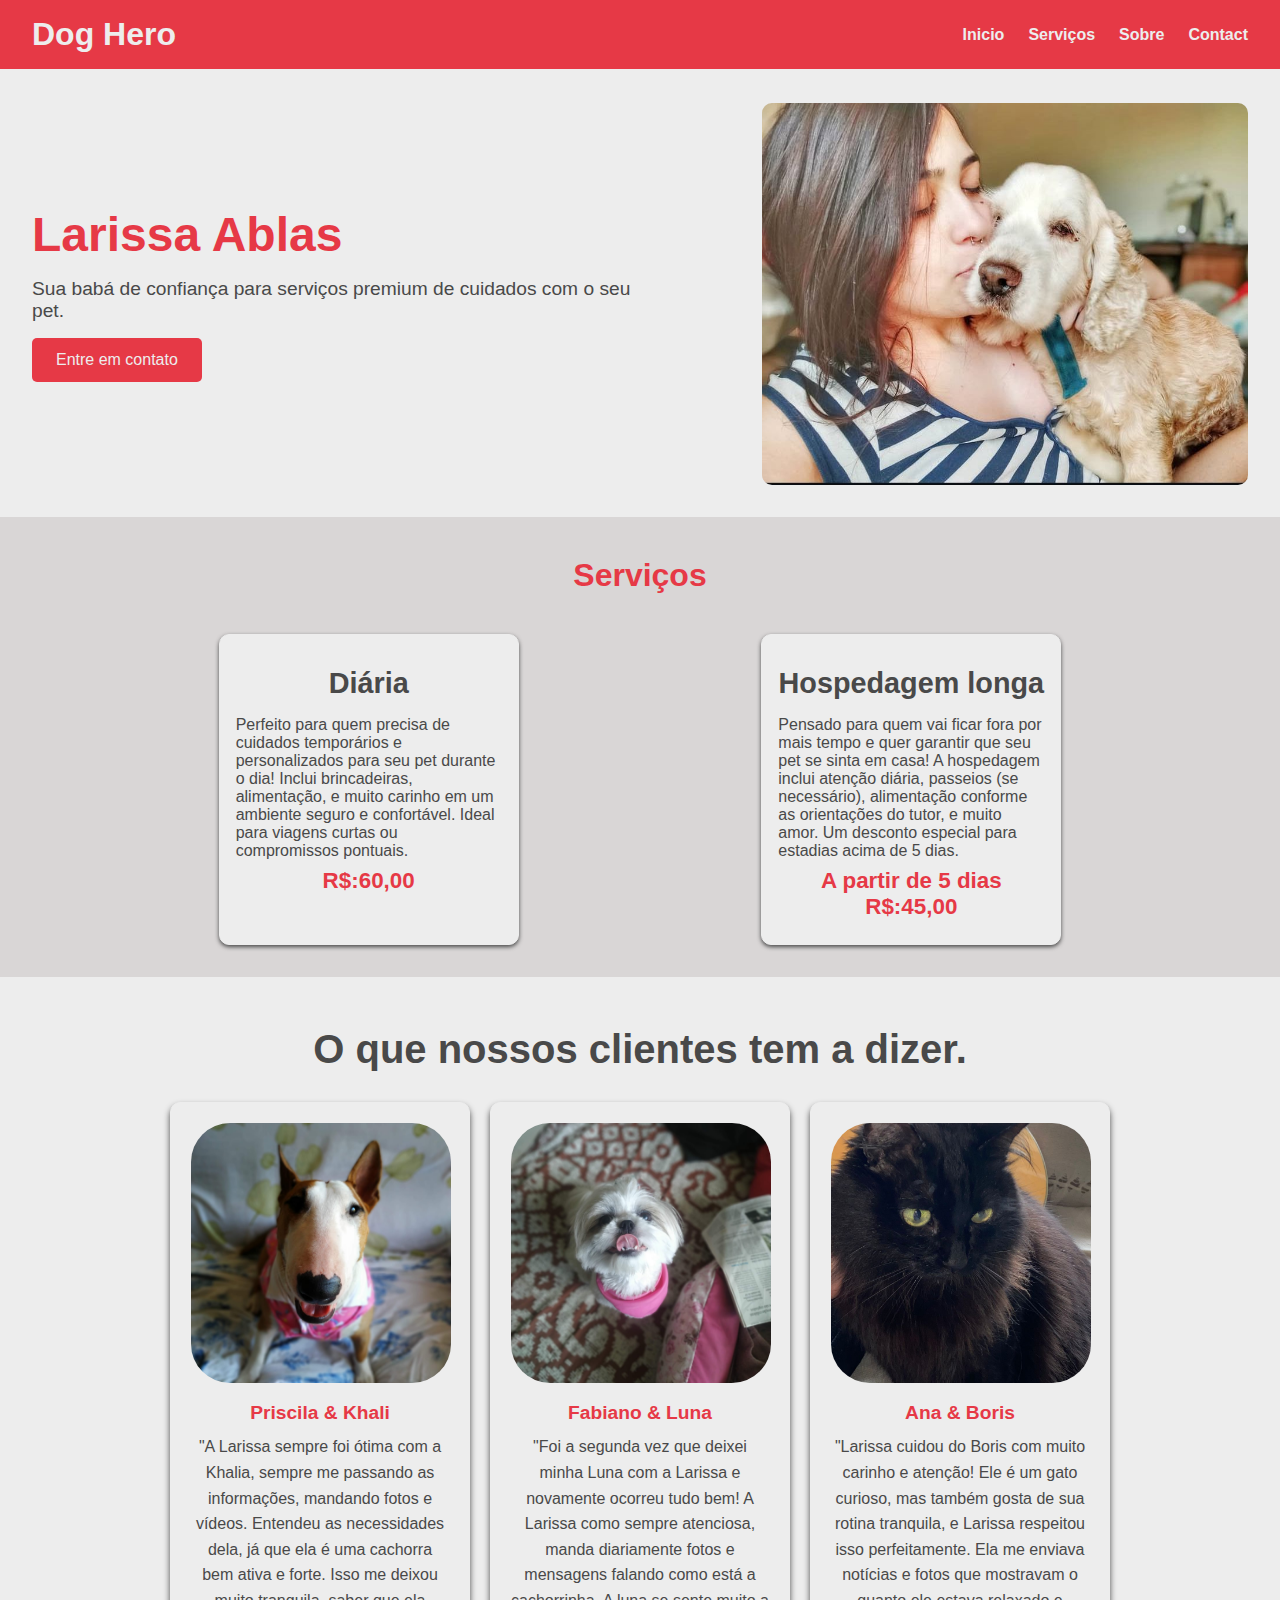
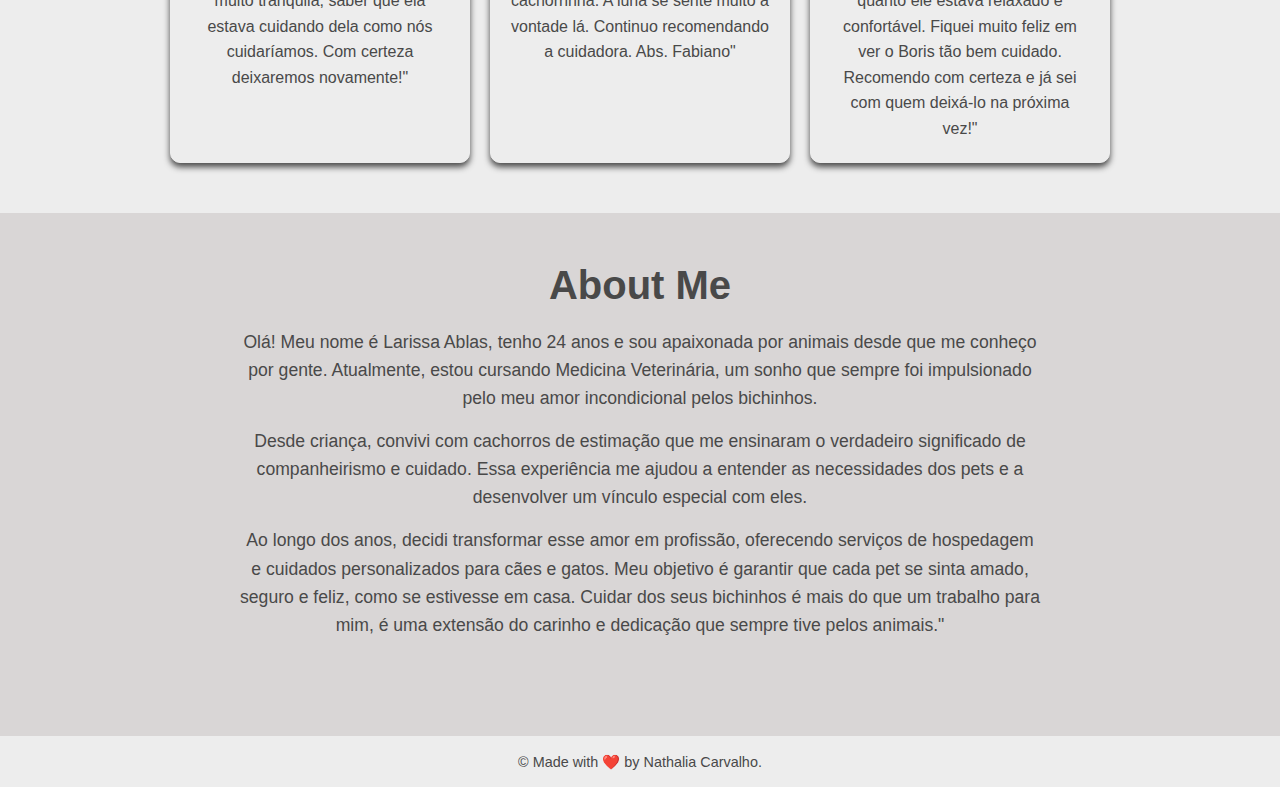
<file: Index.html>
<!DOCTYPE html>
<html lang="en">
<head>
    <meta charset="UTF-8">
    <meta name="viewport" content="width=device-width, initial-scale=1.0">

    <title>Dog Hero - Larissa Ablas</title>
      <!-- Vinculando o CSS -->
      <link rel="stylesheet" href="css/index.css">
  
</head>
<body>
    <header>
        <div class="logo">Dog Hero</div>
        <nav>
            <ul>
                <li><a href="#home">Inicio</a></li>
                <li><a href="#services">Serviços</a></li>
                <li><a href="#about">Sobre</a></li>
                <li><a href="#contact">Contact</a></li>
            </ul>
        </nav>
    </header>

    <section class="main-banner">
        <div class="info">
            <h1>Larissa Ablas</h1>
            <p>Sua babá de confiança para serviços premium de cuidados com o seu pet.</p>
            <a href="https://wa.me/5511989319709?text=Olá%20Larissa!%20Gostaria%20de%20agendar%20uma%20hospedagem." 
                class="btn" 
              target="_blank" 
                rel="noopener noreferrer">
              Entre em contato
            </a>

        </div>
        <img src="img/Larissa+dog.jpg"alt="Larissa with dogs">
    </section>

    <section class="services" id="services">
        <h2 style="font-size: 2rem;">Serviços</h2>
        <div class="cards">
            <div class="card">
                <h3>Diária</h3>
                <p>Perfeito para quem precisa de cuidados temporários e personalizados para seu pet durante o dia! Inclui brincadeiras, alimentação, e muito carinho em um ambiente seguro e confortável. Ideal para viagens curtas ou compromissos pontuais.</p>
                <h2>R$:60,00</h2>
            </div>
          <div class="card">
                <h3>Hospedagem longa</h3>
                <p>Pensado para quem vai ficar fora por mais tempo e quer garantir que seu pet se sinta em casa! A hospedagem inclui atenção diária, passeios (se necessário), alimentação conforme as orientações do tutor, e muito amor. Um desconto especial para estadias acima de 5 dias.</p>
                <h2>A partir de 5 dias R$:45,00</h2>
            </div>
            <!--<div class="card">
                <img src="service3.jpg" alt="Training">
                <h3>Training</h3>
                <p>Expert training to ensure your pets are well-behaved and happy.</p>
            </div> --> 
        </div>
    </section>

    <section id="testimonials">
        <div class="testimonials-container">
          <h2>O que nossos clientes tem a dizer.    </h2>
          <div class="testimonials-grid">
            <!-- Card 1 -->
            <div class="testimonial-card">
              <img src="img/kali.jpg" alt="Client 1" class="client-photo">
              <h3 class="client-name">Priscila & Khali</h3>
              <p class="testimonial-text">
                "A Larissa sempre foi ótima com a Khalia, sempre me passando as informações, mandando fotos e vídeos. Entendeu as necessidades dela, já que ela é uma cachorra bem ativa e forte. Isso me deixou muito tranquila, saber que ela estava cuidando dela como nós cuidaríamos. Com certeza deixaremos novamente!"
              </p>
            </div>
      
            <!-- Card 2 -->
            <div class="testimonial-card">
              <img src="img/Luna.jpg" alt="Client 2" class="client-photo">
              <h3 class="client-name">Fabiano & Luna</h3>
              <p class="testimonial-text">
                "Foi a segunda vez que deixei minha Luna com a Larissa e novamente ocorreu tudo bem! A Larissa como sempre atenciosa, manda diariamente fotos e mensagens falando como está a cachorrinha. A luna se sente muito a vontade lá. Continuo recomendando a cuidadora. Abs. Fabiano"
              </p>
            </div>
      
            <!-- Card 3 -->
            <div class="testimonial-card">
              <img src="img/boris.jpg" alt="Client 3" class="client-photo">
              <h3 class="client-name">Ana & Boris</h3>
              <p class="testimonial-text">
                "Larissa cuidou do Boris com muito carinho e atenção! Ele é um gato curioso, mas também gosta de sua rotina tranquila, e Larissa respeitou isso perfeitamente. Ela me enviava notícias e fotos que mostravam o quanto ele estava relaxado e confortável. Fiquei muito feliz em ver o Boris tão bem cuidado. Recomendo com certeza e já sei com quem deixá-lo na próxima vez!"
              </p>
            </div>
          </div>
        </div>
      </section>
      <section id="about">
        <div class="about-container">
          <h2>About Me</h2>
          <p>Olá! Meu nome é Larissa Ablas, tenho 24 anos e sou apaixonada por animais desde que me conheço por gente. Atualmente, estou cursando Medicina Veterinária, um sonho que sempre foi impulsionado pelo meu amor incondicional pelos bichinhos.
          </p>
          <p>
            Desde criança, convivi com cachorros de estimação que me ensinaram o verdadeiro significado de companheirismo e cuidado. Essa experiência me ajudou a entender as necessidades dos pets e a desenvolver um vínculo especial com eles.
          </p>
          <p>Ao longo dos anos, decidi transformar esse amor em profissão, oferecendo serviços de hospedagem e cuidados personalizados para cães e gatos. Meu objetivo é garantir que cada pet se sinta amado, seguro e feliz, como se estivesse em casa. Cuidar dos seus bichinhos é mais do que um trabalho para mim, é uma extensão do carinho e dedicação que sempre tive pelos animais."
          </p>
        </div>
      </section>
      
    <footer>
        <p>&copy; Made with ❤️ by Nathalia Carvalho.</p>
    </footer>
</body>
</html>
</file>
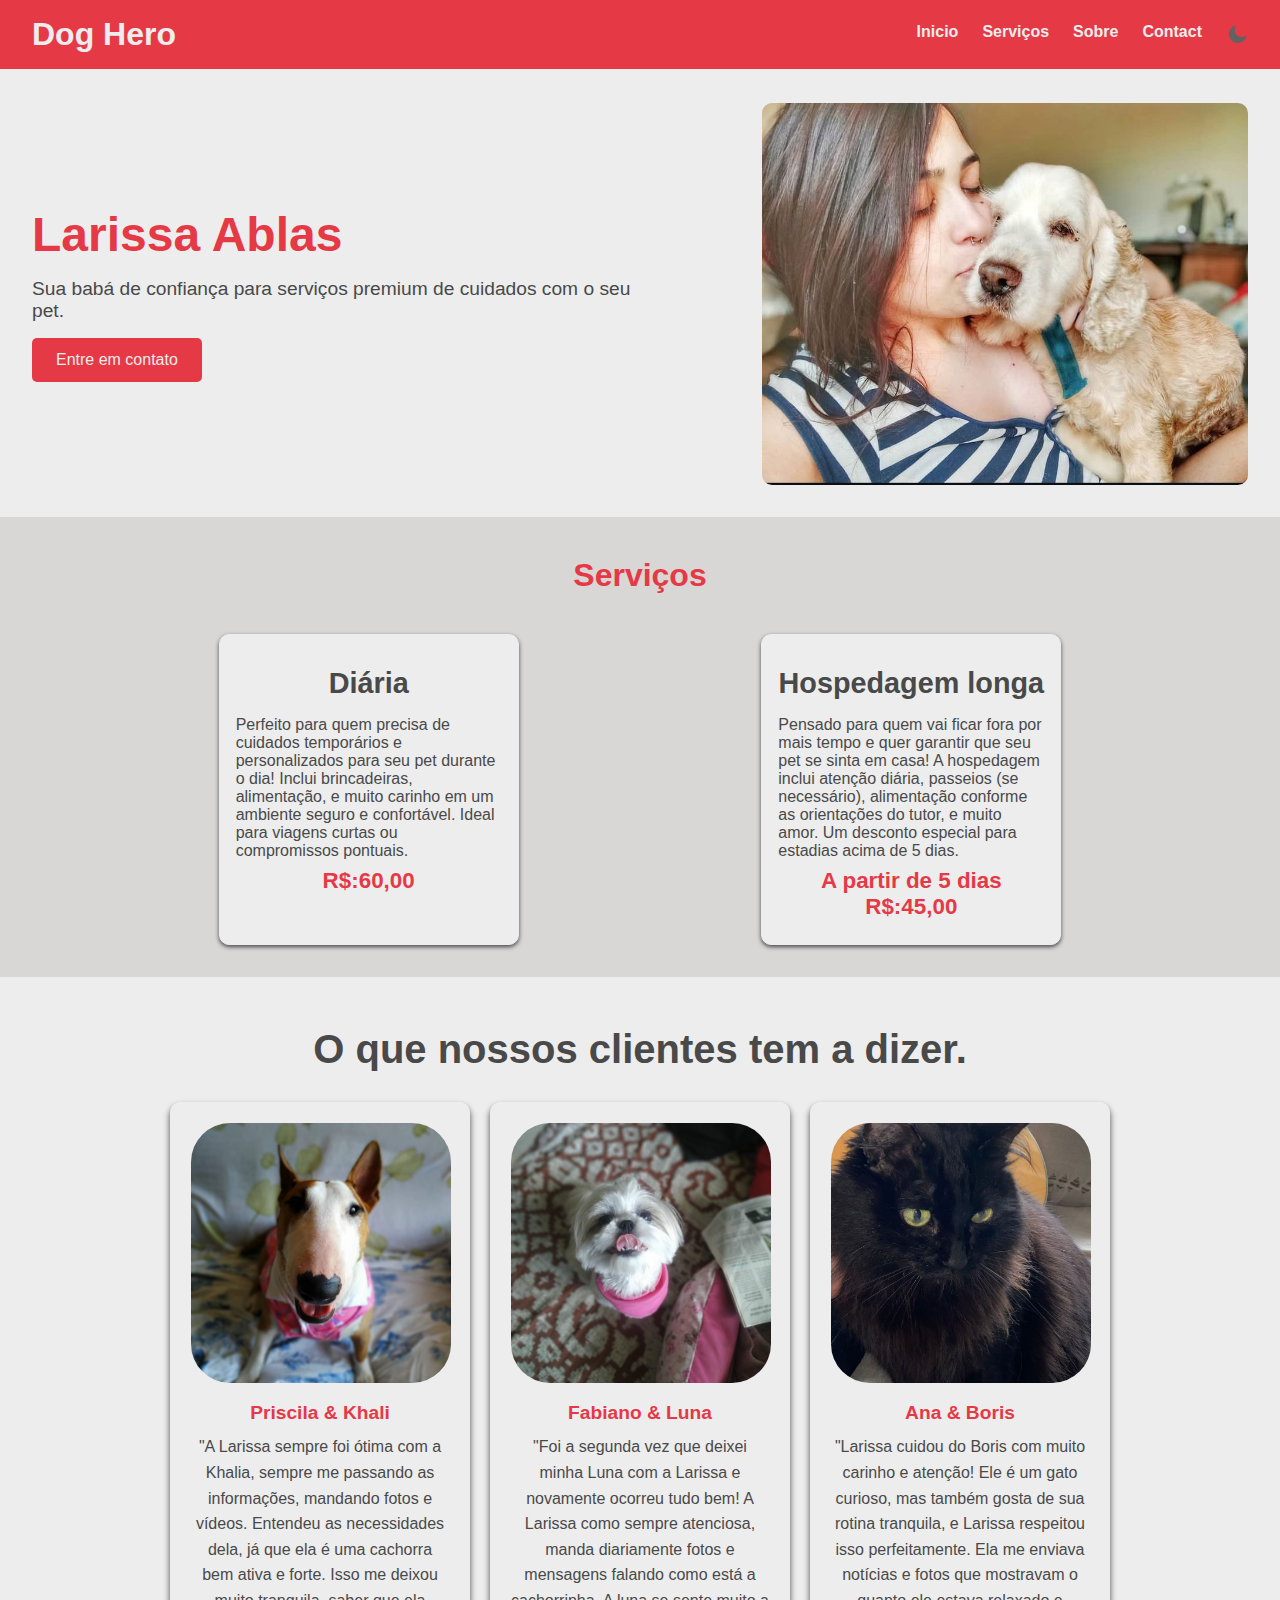
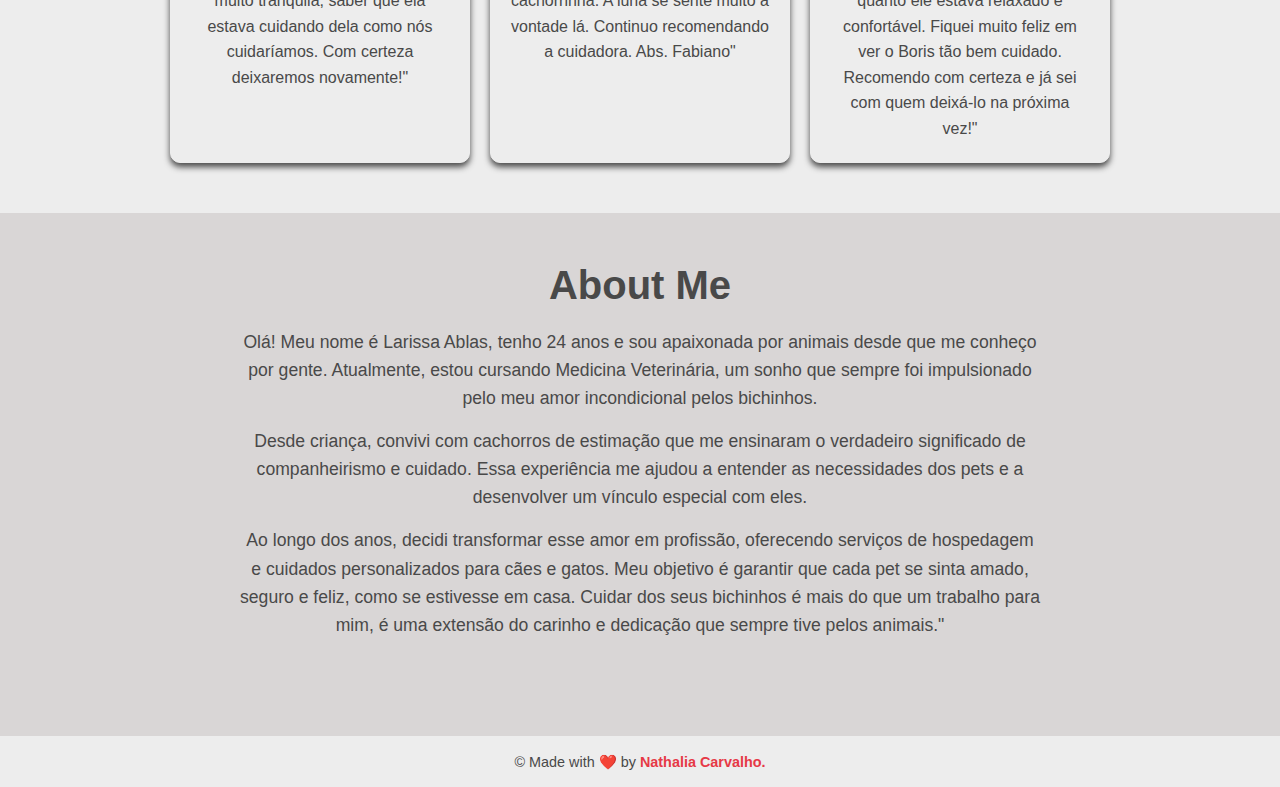
<file: index.html>
<!DOCTYPE html>
<html lang="en">
<head>
    <meta charset="UTF-8">
    <meta name="viewport" content="width=device-width, initial-scale=1.0">

    <title>Dog Hero - Larissa Ablas</title>
      <!-- Vinculando o CSS -->
      <link rel="stylesheet" href="css/index.css">
  
</head>
<body>
    <header>
        <div class="logo">Dog Hero</div>
        <nav>
            <ul>
                <li><a href="#home">Inicio</a></li>
                <li><a href="#services">Serviços</a></li>
                <li><a href="#about">Sobre</a></li>
                <li><a href="https://wa.me/5511989319709?text=Olá%20Larissa!%20Gostaria%20de%20agendar%20uma%20hospedagem.">Contact</a></li>
                <img src="img/dark-theme-icon/moon.png" id="icon">
            </ul>
            
        </nav>
    </header>

    <section class="main-banner">
        <div class="info">
            <h1>Larissa Ablas</h1>
            <p>Sua babá de confiança para serviços premium de cuidados com o seu pet.</p>
            <a href="https://wa.me/5511989319709?text=Olá%20Larissa!%20Gostaria%20de%20agendar%20uma%20hospedagem." 
                class="btn" 
              target="_blank" 
                rel="noopener noreferrer">
              Entre em contato
            </a>

        </div>
        <img src="img/Larissa+dog.jpg"alt="Larissa with dogs">
    </section>

    <section class="services" id="services">
        <h2 style="font-size: 2rem;">Serviços</h2>
        <div class="cards">
            <div class="card">
                <h3>Diária</h3>
                <p>Perfeito para quem precisa de cuidados temporários e personalizados para seu pet durante o dia! Inclui brincadeiras, alimentação, e muito carinho em um ambiente seguro e confortável. Ideal para viagens curtas ou compromissos pontuais.</p>
                <h2>R$:60,00</h2>
            </div>
          <div class="card">
                <h3>Hospedagem longa</h3>
                <p>Pensado para quem vai ficar fora por mais tempo e quer garantir que seu pet se sinta em casa! A hospedagem inclui atenção diária, passeios (se necessário), alimentação conforme as orientações do tutor, e muito amor. Um desconto especial para estadias acima de 5 dias.</p>
                <h2>A partir de 5 dias R$:45,00</h2>
            </div>
            <!--<div class="card">
                <img src="service3.jpg" alt="Training">
                <h3>Training</h3>
                <p>Expert training to ensure your pets are well-behaved and happy.</p>
            </div> --> 
        </div>
    </section>

    <section id="testimonials">
        <div class="testimonials-container">
          <h2>O que nossos clientes tem a dizer.    </h2>
          <div class="testimonials-grid">
            <!-- Card 1 -->
            <div class="testimonial-card">
              <img src="img/kali.jpg" alt="Client 1" class="client-photo">
              <h3 class="client-name">Priscila & Khali</h3>
              <p class="testimonial-text">
                "A Larissa sempre foi ótima com a Khalia, sempre me passando as informações, mandando fotos e vídeos. Entendeu as necessidades dela, já que ela é uma cachorra bem ativa e forte. Isso me deixou muito tranquila, saber que ela estava cuidando dela como nós cuidaríamos. Com certeza deixaremos novamente!"
              </p>
            </div>
      
            <!-- Card 2 -->
            <div class="testimonial-card">
              <img src="img/Luna.jpg" alt="Client 2" class="client-photo">
              <h3 class="client-name">Fabiano & Luna</h3>
              <p class="testimonial-text">
                "Foi a segunda vez que deixei minha Luna com a Larissa e novamente ocorreu tudo bem! A Larissa como sempre atenciosa, manda diariamente fotos e mensagens falando como está a cachorrinha. A luna se sente muito a vontade lá. Continuo recomendando a cuidadora. Abs. Fabiano"
              </p>
            </div>
      
            <!-- Card 3 -->
            <div class="testimonial-card">
              <img src="img/boris.jpg" alt="Client 3" class="client-photo">
              <h3 class="client-name">Ana & Boris</h3>
              <p class="testimonial-text">
                "Larissa cuidou do Boris com muito carinho e atenção! Ele é um gato curioso, mas também gosta de sua rotina tranquila, e Larissa respeitou isso perfeitamente. Ela me enviava notícias e fotos que mostravam o quanto ele estava relaxado e confortável. Fiquei muito feliz em ver o Boris tão bem cuidado. Recomendo com certeza e já sei com quem deixá-lo na próxima vez!"
              </p>
            </div>
          </div>
        </div>
      </section>
      <section id="about">
        <div class="about-container">
          <h2>About Me</h2>
          <p>Olá! Meu nome é Larissa Ablas, tenho 24 anos e sou apaixonada por animais desde que me conheço por gente. Atualmente, estou cursando Medicina Veterinária, um sonho que sempre foi impulsionado pelo meu amor incondicional pelos bichinhos.
          </p>
          <p>
            Desde criança, convivi com cachorros de estimação que me ensinaram o verdadeiro significado de companheirismo e cuidado. Essa experiência me ajudou a entender as necessidades dos pets e a desenvolver um vínculo especial com eles.
          </p>
          <p>Ao longo dos anos, decidi transformar esse amor em profissão, oferecendo serviços de hospedagem e cuidados personalizados para cães e gatos. Meu objetivo é garantir que cada pet se sinta amado, seguro e feliz, como se estivesse em casa. Cuidar dos seus bichinhos é mais do que um trabalho para mim, é uma extensão do carinho e dedicação que sempre tive pelos animais."
          </p>
        </div>
      </section>
      
    <footer>
        <p>&copy; Made with ❤️ by <a id="nathy10carvalh0" href="https://nathy10carvalh0.github.io/personal-page/">Nathalia Carvalho.</a></p>
    </footer>
    <script>
      var icon = document.getElementById("icon");
      icon.onclick = function(){
        document.body.classList.toggle("dark-theme");
        if(document.body.classList.contains("dark-theme")){
          icon.src="img/dark-theme-icon/sun.png";
        }else{
          icon.src="img/dark-theme-icon/moon.png";
        }
      }

    </script>
</body>
</html>
</file>
<file: css/index.css>
/* Resetando margens e padding */
 * {
    margin: 0;
    padding: 0;
    box-sizing: border-box;
}
/*variaveis light-dark mode*/
:root{
   --light-color: #ededed;
    --dark-color:  #494949;
    --gray-color: #d9d6d6;
}
.dark-theme{
    --dark-color: #ededed;
    --light-color:  #251919;
    --gray-color: #2d2525;

}

/* Estilo geral do body */
body {
    font-family: 'Arial', sans-serif;
    background-color: var(--gray-color); /* Cor de fundo semelhante ao da imagem */
    color: var(--dark-color);
}
/* Cabeçalho */
header {
    background-color: #e63946;
    padding: 1rem 2rem;
    display: flex;
    align-items: center;
    justify-content: space-between;
    border-bottom: 2px solid var(--light-color);
    
}
/* Logotipo */
.logo {
    font-size: 2rem;
    font-weight: bold;
    color:var(--light-color);
}
/* Navegação */


nav ul {
    list-style: none;
    display: flex;
    gap: 1.5rem;
}
#icon{
    width: 22px;
    cursor: pointer;
}
nav ul li {
    font-size: 1rem;
    font-weight: bold;
    color:var(--light-color);
}
nav ul li a {
    text-decoration: none;
    color: inherit;
    transition: color 0.3s;
}
nav ul li a:hover {
    color: #768774; /* Vermelho destacado */
}
/* Seção principal */
.main-banner {
    display: flex;
    align-items: center;
    justify-content: space-between;
    padding: 2rem;
    background-color: var(--light-color); /* Fundo claro */
}
.main-banner img {
    max-width: 40%;
    border-radius: 10px;
}
.main-banner .info {
    max-width: 50%;
}

.main-banner .info h1 {
    font-size: 3rem;
    font-weight: bold;
    color: #e63946;
}
.main-banner .info p {
    font-size: 1.2rem;
    margin: 1rem 0;
}

/* Botões principais */
.main-banner .info .btn {
    display: inline-block;
    padding: 0.8rem 1.5rem;
    background-color: #e63946;
    color: var(--light-color);
    border: none;
    border-radius: 5px;
    text-decoration: none;
    font-size: 1rem;
    transition: background-color 0.3s;
}
.main-banner .info .btn:hover {
    background-color: #bf2d38;
}

/* Serviços */
.services {
    text-align: center;
    padding: 2rem 0;
}
.services h2 {
    font-size: 1.4rem;
    color: #e63946;
    padding: 8px;
    
}
.services .cards {
    display: flex;
    justify-content: space-evenly;
    flex-wrap: wrap;
    gap: 1.5rem;
    margin-top: 2rem;
}
.services .card {
    width: 300px;
    background-color: var(--light-color);
    border: 1px solid var(--light-color);
    border-radius: 10px;
    padding: 1rem;
    text-align: center;
    box-shadow: 0 2px 4px var(--dark-color);
    transition: transform 0.3s;
}

.services .card:hover {
    transform: scale(1.05);
}
.services .card img {
    width: 100%;
    border-radius: 10px;
}

.services .card h3 {
    font-size: 1.8rem;
    margin: 1rem 0;
    color: var(--dark-color);
    text-align: center;
}
.services .card p {
    font-size: 1rem;
    color: var(--dark-color);
    text-align: left;
}
/* Seção de Testemunhos */
#testimonials {
background-color: var(--light-color); /* Fundo claro */
padding: 50px 20px; /* Espaçamento interno */
text-align: center; /* Texto centralizado */
}

#testimonials h2 {
font-size: 2.5em; /* Tamanho do título */
color: var(--dark-color); /* Cor do título */
margin-bottom: 30px; /* Espaço abaixo do título */
}

.testimonials-container {
max-width: 1200px; /* Largura máxima */
margin: 0 auto; /* Centralização */
}

.testimonials-grid {
display: flex; /* Layout flexível */
flex-wrap: wrap; /* Permite quebra de linha para cards */
gap: 20px; /* Espaçamento entre cards */
justify-content: center; /* Centraliza os cards */
}

.testimonial-card {
background-color:var(--light-color); /* Fundo branco para os cards */
border: 1px solid var(--light-color); /* Borda leve */
border-radius: 10px; /* Bordas arredondadas */
box-shadow: 0 4px 6px var(--dark-color); /* Sombra suave */
max-width: 300px; /* Largura máxima dos cards */
padding: 20px; /* Espaçamento interno dos cards */
text-align: center; /* Centraliza o conteúdo */
}

.client-photo {
width: 260px; /* Tamanho da foto */
height: 260px; /* Mantém a proporção quadrada */
border-radius: 15%; /* Foto circular */
margin: 0 auto 15px; /* Centraliza a foto e adiciona espaço abaixo */
object-fit: cover; /* Ajusta a imagem para caber no espaço */
}

.client-name {
font-size: 1.2em; /* Destaque para o nome */
color: #e63946; /* Cor do destaque (vermelho, como preferido) */
margin-bottom: 10px; /* Espaço abaixo do nome */
}

.testimonial-text {
font-size: 1em; /* Texto padrão para depoimentos */
color:var(--dark-color); /* Cor do texto */
line-height: 1.6; /* Altura da linha */
}
/* Seção About */
#about {

padding: 50px 20px; /* Espaçamento interno */
text-align: center; /* Centralizar texto */
}

#about .about-container {
max-width: 800px; /* Largura máxima */
margin: 0 auto; /* Centraliza no meio da tela */
}

#about h2 {
font-size: 2.5em; /* Tamanho do título */
color: var(--dark-color); /* Cor do texto */
margin-bottom: 20px; /* Espaço abaixo do título */
}

#about p {
font-size: 1.1em; /* Tamanho do texto */
line-height: 1.6; /* Altura da linha */
color: var(--dark-color); /* Cor do texto */
margin-bottom: 15px; /* Espaçamento entre parágrafos */
}


/* Rodapé */
footer {
    text-align: center;
    padding: 1rem;
    background-color: var(--light-color);
    border-top: 2px solid var(--light-color);
    margin-top: 2rem;
}
footer p {
    font-size: 0.9rem;
    color: var(--dark-color);
}
footer p a {
    text-decoration: none;
    color: #e63946;
    font-weight: bold;
}
footer p a:hover{
    color: var(--dark-color);

}
</file>
